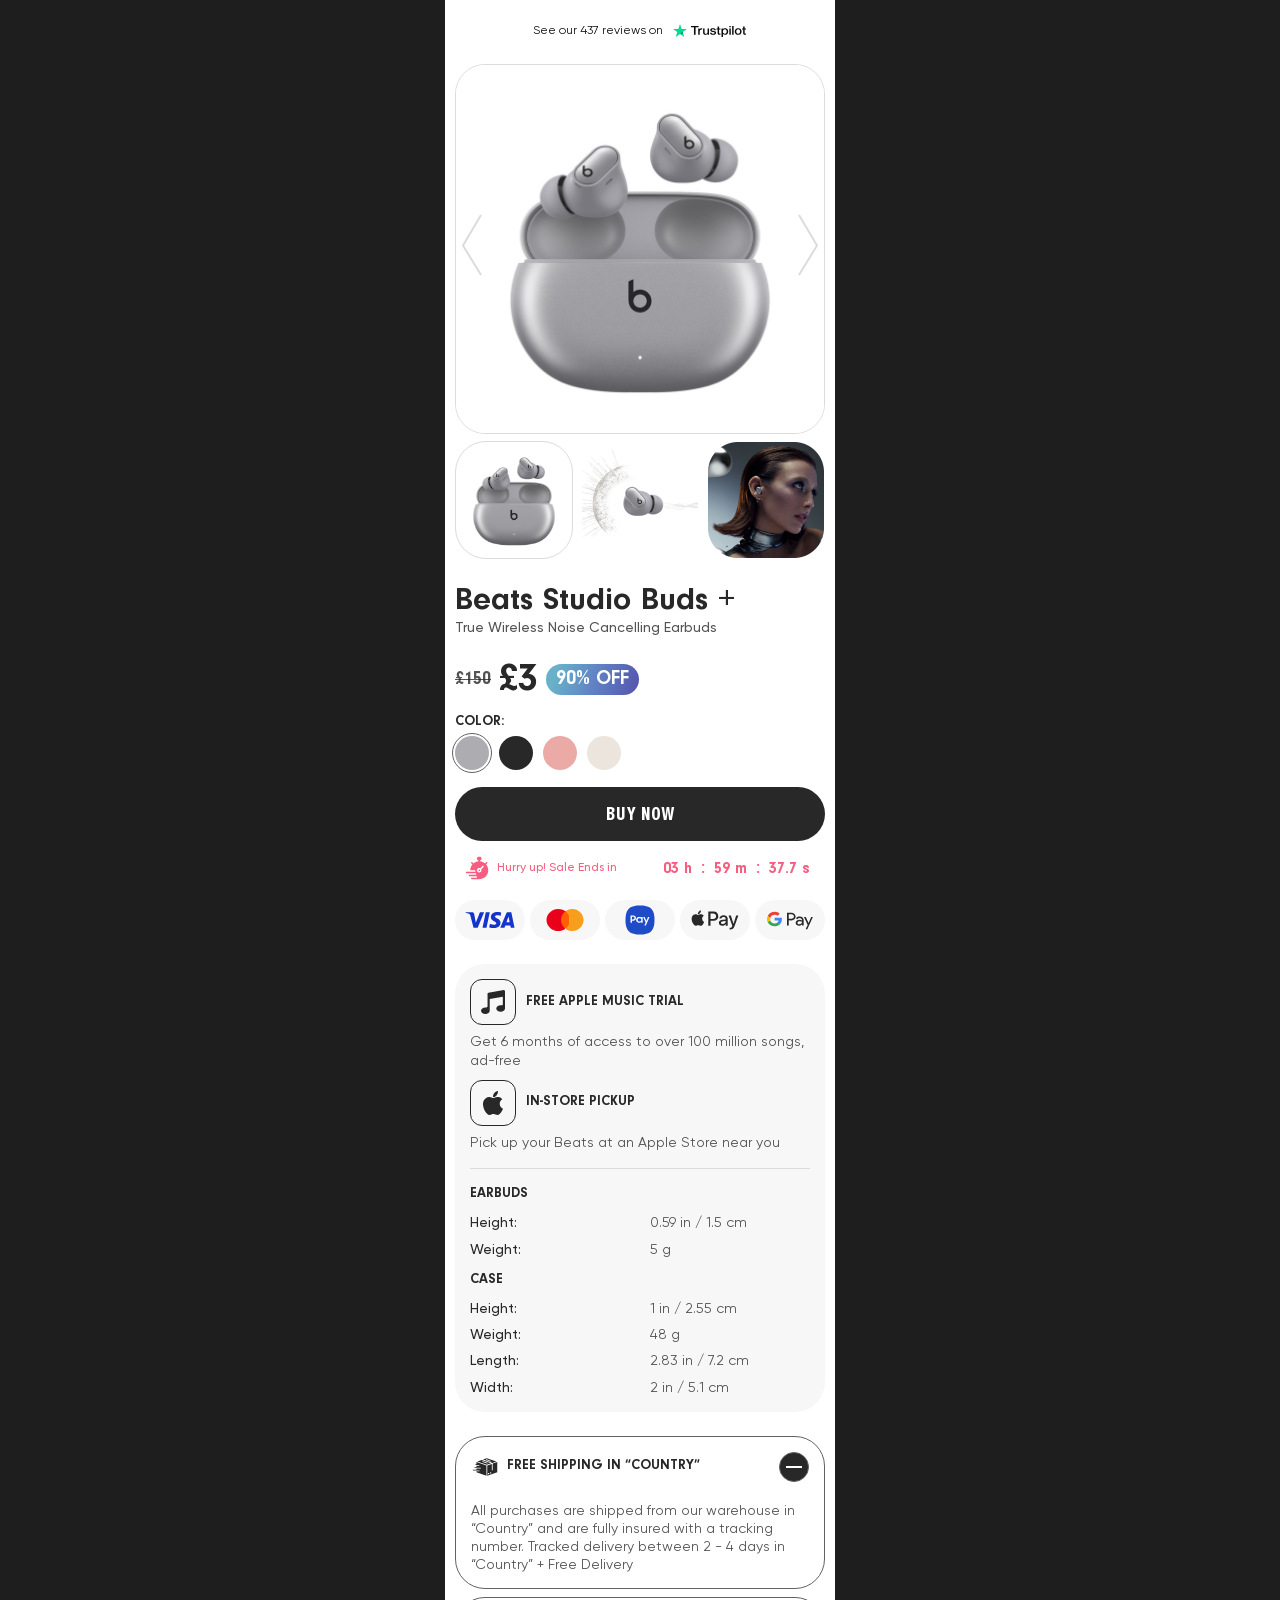
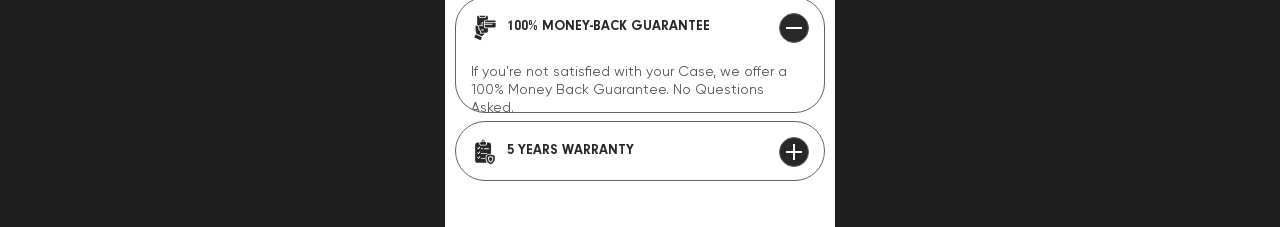
<file: index.html>
<!DOCTYPE html>
<html lang="en">
  <head>
    <meta charset="UTF-8" />
    <meta http-equiv="X-UA-Compatible" content="IE=edge" />
    <meta name="viewport" content="width=device-width, initial-scale=1.0" />
    <title>Document</title>
    <link
      rel="stylesheet"
      href="./libs/swiper/cdn.jsdelivr.net_npm_swiper@10.0.4_swiper-bundle.min.css"
    />
    <link rel="stylesheet" href="./css/style.css" />
    <script src="./libs/swiper/cdn.jsdelivr.net_npm_swiper@10.0.4_swiper-bundle.min.js"></script>
    <script src="./js/app.js" defer></script>
  </head>
  <body>
    <div class="container">
      <header class="header">
        <div class="header__intro">See our 437 reviews on</div>
        <a class="header__logo-link" href="#"
          ><img
            class="header__logo-image"
            src="./images/src/logo.svg"
            alt="Logo"
        /></a>
      </header>
      <main class="page">
        <div class="page__slider slider">
          <div class="slider__body">
            <div class="slider__mySwiper swiper">
              <div class="swiper-wrapper">
                <div class="swiper-slide">
                  <div class="slider__item slider-item">
                    <div class="slider-item__mySwiper-1 swiper">
                      <div class="swiper-wrapper">
                        <div class="swiper-slide">
                          <div class="slider-item__image-wrapper">
                            <img
                              class="slider-item__image slider-item__image--first"
                              src="./images/src/gray-headset-1.png"
                              alt="headset"
                            />
                          </div>
                        </div>
                        <div class="swiper-slide">
                          <div class="slider-item__image-wrapper">
                            <img
                              class="slider-item__image"
                              src="./images/src/gray-headset-2.png"
                              alt="headset"
                            />
                          </div>
                        </div>
                        <div class="swiper-slide">
                          <div class="slider-item__image-wrapper">
                            <img
                              class="slider-item__image"
                              src="./images/src/gray-headset-3.png"
                              alt="headset"
                            />
                          </div>
                        </div>
                      </div>
                      <div class="slider-item__pagination">
                        <div class="slider-item__pagination-imageWrapper">
                          <img
                            src="./images/src/gray-headset-1.png"
                            alt="headset"
                            class="slider-item__pagination-image"
                          />
                        </div>
                        <div class="slider-item__pagination-imageWrapper">
                          <img
                            src="./images/src/gray-headset-2.png"
                            alt="headset"
                            class="slider-item__pagination-image"
                          />
                        </div>
                        <div class="slider-item__pagination-imageWrapper">
                          <img
                            src="./images/src/gray-headset-3.png"
                            alt="headset"
                            class="slider-item__pagination-image"
                          />
                        </div>
                      </div>
                      <div class="slider__arrow-left">
                        <svg
                          xmlns="http://www.w3.org/2000/svg"
                          width="21"
                          height="62"
                          viewBox="0 0 21 62"
                          fill="none"
                        >
                          <path
                            d="M20 1L2 31.5357L20 61"
                            stroke="#DCDCDC"
                            stroke-width="2"
                          />
                        </svg>
                      </div>
                      <div class="slider__arrow-right">
                        <svg
                          xmlns="http://www.w3.org/2000/svg"
                          width="21"
                          height="62"
                          viewBox="0 0 21 62"
                          fill="none"
                        >
                          <path
                            d="M1 1L19 31.5357L1 61"
                            stroke="#DCDCDC"
                            stroke-width="2"
                          />
                        </svg>
                      </div>
                    </div>
                  </div>
                </div>
                <div class="swiper-slide">
                  <div class="slider__item slider-item">
                    <div class="slider-item__mySwiper-2 swiper">
                      <div class="swiper-wrapper">
                        <div class="swiper-slide">
                          <div class="slider-item__image-wrapper">
                            <img
                              class="slider-item__image slider-item__image--first"
                              src="./images/src/black-headset-1.png"
                              alt="headset"
                            />
                          </div>
                        </div>
                        <div class="swiper-slide">
                          <div class="slider-item__image-wrapper">
                            <img
                              class="slider-item__image"
                              src="./images/src/black-headset-2.png"
                              alt="headset"
                            />
                          </div>
                        </div>
                        <div class="swiper-slide">
                          <div class="slider-item__image-wrapper">
                            <img
                              class="slider-item__image"
                              src="./images/src/black-headset-3.png"
                              alt="headset"
                            />
                          </div>
                        </div>
                      </div>
                      <div class="slider-item__pagination">
                        <div class="slider-item__pagination-imageWrapper">
                          <img
                            src="./images/src/black-headset-1.png"
                            alt="headset"
                            class="slider-item__pagination-image"
                          />
                        </div>
                        <div class="slider-item__pagination-imageWrapper">
                          <img
                            src="./images/src/black-headset-2.png"
                            alt="headset"
                            class="slider-item__pagination-image"
                          />
                        </div>
                        <div class="slider-item__pagination-imageWrapper">
                          <img
                            src="./images/src/black-headset-3.png"
                            alt="headset"
                            class="slider-item__pagination-image"
                          />
                        </div>
                      </div>
                      <div class="slider__arrow-left">
                        <svg
                          xmlns="http://www.w3.org/2000/svg"
                          width="21"
                          height="62"
                          viewBox="0 0 21 62"
                          fill="none"
                        >
                          <path
                            d="M20 1L2 31.5357L20 61"
                            stroke="#DCDCDC"
                            stroke-width="2"
                          />
                        </svg>
                      </div>
                      <div class="slider__arrow-right">
                        <svg
                          xmlns="http://www.w3.org/2000/svg"
                          width="21"
                          height="62"
                          viewBox="0 0 21 62"
                          fill="none"
                        >
                          <path
                            d="M1 1L19 31.5357L1 61"
                            stroke="#DCDCDC"
                            stroke-width="2"
                          />
                        </svg>
                      </div>
                    </div>
                  </div>
                </div>
                <div class="swiper-slide">
                  <div class="slider__item slider-item">
                    <div class="slider-item__mySwiper-3 swiper">
                      <div class="swiper-wrapper">
                        <div class="swiper-slide">
                          <div class="slider-item__image-wrapper">
                            <img
                              class="slider-item__image slider-item__image--first"
                              src="./images/src/pink-headset-1.png"
                              alt="headset"
                            />
                          </div>
                        </div>
                        <div class="swiper-slide">
                          <div class="slider-item__image-wrapper">
                            <img
                              class="slider-item__image"
                              src="./images/src/pink-headset-2.png"
                              alt="headset"
                            />
                          </div>
                        </div>
                        <div class="swiper-slide">
                          <div class="slider-item__image-wrapper">
                            <img
                              class="slider-item__image"
                              src="./images/src/pink-headset-3.png"
                              alt="headset"
                            />
                          </div>
                        </div>
                      </div>
                      <div class="slider-item__pagination">
                        <div class="slider-item__pagination-imageWrapper">
                          <img
                            src="./images/src/pink-headset-1.png"
                            alt="headset"
                            class="slider-item__pagination-image"
                          />
                        </div>
                        <div class="slider-item__pagination-imageWrapper">
                          <img
                            src="./images/src/pink-headset-2.png"
                            alt="headset"
                            class="slider-item__pagination-image"
                          />
                        </div>
                        <div class="slider-item__pagination-imageWrapper">
                          <img
                            src="./images/src/pink-headset-3.png"
                            alt="headset"
                            class="slider-item__pagination-image"
                          />
                        </div>
                      </div>
                      <div class="slider__arrow-left">
                        <svg
                          xmlns="http://www.w3.org/2000/svg"
                          width="21"
                          height="62"
                          viewBox="0 0 21 62"
                          fill="none"
                        >
                          <path
                            d="M20 1L2 31.5357L20 61"
                            stroke="#DCDCDC"
                            stroke-width="2"
                          />
                        </svg>
                      </div>
                      <div class="slider__arrow-right">
                        <svg
                          xmlns="http://www.w3.org/2000/svg"
                          width="21"
                          height="62"
                          viewBox="0 0 21 62"
                          fill="none"
                        >
                          <path
                            d="M1 1L19 31.5357L1 61"
                            stroke="#DCDCDC"
                            stroke-width="2"
                          />
                        </svg>
                      </div>
                    </div>
                  </div>
                </div>
                <div class="swiper-slide">
                  <div class="slider__item slider-item">
                    <div class="slider-item__mySwiper-4 swiper">
                      <div class="swiper-wrapper">
                        <div class="swiper-slide">
                          <div class="slider-item__image-wrapper">
                            <img
                              class="slider-item__image slider-item__image--first"
                              src="./images/src/white-headset-1.png"
                              alt="headset"
                            />
                          </div>
                        </div>
                        <div class="swiper-slide">
                          <div class="slider-item__image-wrapper">
                            <img
                              class="slider-item__image"
                              src="./images/src/white-headset-2.png"
                              alt="headset"
                            />
                          </div>
                        </div>
                        <div class="swiper-slide">
                          <div class="slider-item__image-wrapper">
                            <img
                              class="slider-item__image"
                              src="./images/src/white-headset-3.png"
                              alt="headset"
                            />
                          </div>
                        </div>
                      </div>
                      <div class="slider-item__pagination">
                        <div class="slider-item__pagination-imageWrapper">
                          <img
                            src="./images/src/white-headset-1.png"
                            alt="headset"
                            class="slider-item__pagination-image"
                          />
                        </div>
                        <div class="slider-item__pagination-imageWrapper">
                          <img
                            src="./images/src/white-headset-2.png"
                            alt="headset"
                            class="slider-item__pagination-image"
                          />
                        </div>
                        <div class="slider-item__pagination-imageWrapper">
                          <img
                            src="./images/src/white-headset-3.png"
                            alt="headset"
                            class="slider-item__pagination-image"
                          />
                        </div>
                      </div>
                      <div class="slider__arrow-left">
                        <svg
                          xmlns="http://www.w3.org/2000/svg"
                          width="21"
                          height="62"
                          viewBox="0 0 21 62"
                          fill="none"
                        >
                          <path
                            d="M20 1L2 31.5357L20 61"
                            stroke="#DCDCDC"
                            stroke-width="2"
                          />
                        </svg>
                      </div>
                      <div class="slider__arrow-right">
                        <svg
                          xmlns="http://www.w3.org/2000/svg"
                          width="21"
                          height="62"
                          viewBox="0 0 21 62"
                          fill="none"
                        >
                          <path
                            d="M1 1L19 31.5357L1 61"
                            stroke="#DCDCDC"
                            stroke-width="2"
                          />
                        </svg>
                      </div>
                    </div>
                  </div>
                </div>
              </div>
            </div>
          </div>
        </div>

        <div class="page__buy-content buy-content">
          <div class="buy-content__body">
            <div class="buy-content__title title-block">
              <h1 class="title-block__main-title">Beats Studio Buds +</h1>
              <div class="title-block__post-title">
                True Wireless Noise Cancelling Earbuds
              </div>
            </div>

            <div class="buy-content__price-block price-block">
              <div class="price-block__prev-price">£150</div>
              <div class="price-block__real-price">£3</div>
              <div class="price-block__discount">90% OFF</div>
            </div>

            <div class="buy-content__colors-select colors-select">
              <div class="colors-select__title">Color:</div>

              <div class="colors-select__colors-items">
                <div class="colors-select__colors-item"></div>
                <div class="colors-select__colors-item"></div>
                <div class="colors-select__colors-item"></div>
                <div class="colors-select__colors-item"></div>
              </div>
            </div>

            <a class="buy-content__button button" href="#">buy now</a>

            <div class="buy-content__timer">
              <div class="buy-content__timer-reminder">
                <img
                  src="./images/src/icon-timer.svg"
                  alt="timer"
                  class="buy-content__timer-icon"
                />
                Hurry up! Sale Ends in
              </div>

              <div class="buy-content__timer-clock">
                <span class="buy-content__timer-hours">03 h</span> :
                <span class="buy-content__timer-minutes">59 m</span> :
                <span class="buy-content__timer-seconds">37.7 s</span>
              </div>
            </div>

            <div class="buy-content__payments">
              <div class="buy-content__payments-iconWrapper">
                <img
                  src="./images/src/visa-pay.svg"
                  alt="visa"
                  class="buy-content__payments-icon"
                />
              </div>
              <div class="buy-content__payments-iconWrapper">
                <img
                  src="./images/src/mastercard-pay.svg"
                  alt="mastercard"
                  class="buy-content__payments-icon"
                />
              </div>
              <div class="buy-content__payments-iconWrapper">
                <img
                  src="./images/src/samsung-pay.svg"
                  alt="samsung pay"
                  class="buy-content__payments-icon"
                />
              </div>
              <div class="buy-content__payments-iconWrapper">
                <img
                  src="./images/src/apple-pay.svg"
                  alt="apple pay"
                  class="buy-content__payments-icon"
                />
              </div>
              <div class="buy-content__payments-iconWrapper">
                <img
                  src="./images/src/google-pay.svg"
                  alt="google pay"
                  class="buy-content__payments-icon"
                />
              </div>
            </div>
          </div>
        </div>

        <div class="page__specification specification">
          <div class="specification__body">
            <div class="specification__advantages advantages">
              <div class="advantages__item">
                <div class="advantages__item-title">
                  <img
                    class="advantages__item-icon"
                    src="./images/src/icon-music.svg"
                    alt="icon-music"
                  />
                  Free Apple Music Trial
                </div>

                <div class="advantages__item-description">
                  Get 6 months of access to over 100 million songs, ad-free
                </div>
              </div>
              <div class="advantages__item">
                <div class="advantages__item-title">
                  <img
                    class="advantages__item-icon"
                    src="./images/src/icon-apple.svg"
                    alt="icon-music"
                  />
                  In-Store Pickup
                </div>

                <div class="advantages__item-description">
                  Pick up your Beats at an Apple Store near you
                </div>
              </div>
            </div>
            <div class="specification__divide-line"></div>

            <div class="specification__characteristics characteristics">
              <div class="characteristics__item">
                <div class="characteristics__item-name">Earbuds</div>

                <div class="characteristics__item-fields">
                  <div class="characteristics__item-field">Height:</div>
                  <div class="characteristics__item-value">
                    0.59 in / 1.5 cm
                  </div>
                </div>
                <div class="characteristics__item-fields">
                  <div class="characteristics__item-field">Weight:</div>
                  <div class="characteristics__item-value">5 g</div>
                </div>
              </div>
              <div class="characteristics__item">
                <div class="characteristics__item-name">Case</div>

                <div class="characteristics__item-fields">
                  <div class="characteristics__item-field">Height:</div>
                  <div class="characteristics__item-value">1 in / 2.55 cm</div>
                </div>
                <div class="characteristics__item-fields">
                  <div class="characteristics__item-field">Weight:</div>
                  <div class="characteristics__item-value">48 g</div>
                </div>
                <div class="characteristics__item-fields">
                  <div class="characteristics__item-field">Length:</div>
                  <div class="characteristics__item-value">
                    2.83 in / 7.2 cm
                  </div>
                </div>
                <div class="characteristics__item-fields">
                  <div class="characteristics__item-field">Width:</div>
                  <div class="characteristics__item-value">2 in / 5.1 cm</div>
                </div>
              </div>
            </div>
          </div>
        </div>

        <div class="page__shipping shipping">
          <div class="shipping__body">
            <div class="shipping__item active">
              <div class="shipping__item-header">
                <div class="shipping__item-title">
                  <img
                    class="shipping__item-icon"
                    src="./images/src/icon-shipping.svg"
                    alt="icon-shipping"
                  />
                  Free shipping in “Country”
                </div>

                <div class="shipping__item-cross active" tabindex="0"></div>
              </div>

              <p class="shipping__item-description">
                All purchases are shipped from our warehouse in “Country” and
                are fully insured with a tracking number. Tracked delivery
                between 2 - 4 days in “Country” + Free Delivery
              </p>
            </div>
            <div class="shipping__item active">
              <div class="shipping__item-header">
                <div class="shipping__item-title">
                  <img
                    class="shipping__item-icon"
                    src="./images/src/icon-moneyBack.svg"
                    alt="icon-shipping"
                  />
                  100% money-back guarantee
                </div>

                <div class="shipping__item-cross active" tabindex="0"></div>
              </div>

              <p class="shipping__item-description">
                If you're not satisfied with your Case, we offer a 100% Money
                Back Guarantee. No Questions Asked.
              </p>
            </div>
            <div class="shipping__item">
              <div class="shipping__item-header">
                <div class="shipping__item-title">
                  <img
                    class="shipping__item-icon"
                    src="./images/src/icon-warranty.svg"
                    alt="icon-shipping"
                  />
                  5 years warranty
                </div>

                <div class="shipping__item-cross" tabindex="0"></div>
              </div>

              <p class="shipping__item-description">
                Lorem ipsum dolor, sit amet consectetur adipisicing elit.
                Distinctio molestiae nostrum, sed iste nobis eaque laudantium
                commodi doloribus? Aut, nam nulla nihil sit natus harum fugiat
                minus distinctio cumque numquam.
              </p>
            </div>
          </div>
        </div>
      </main>
    </div>
  </body>
</html>
</file>
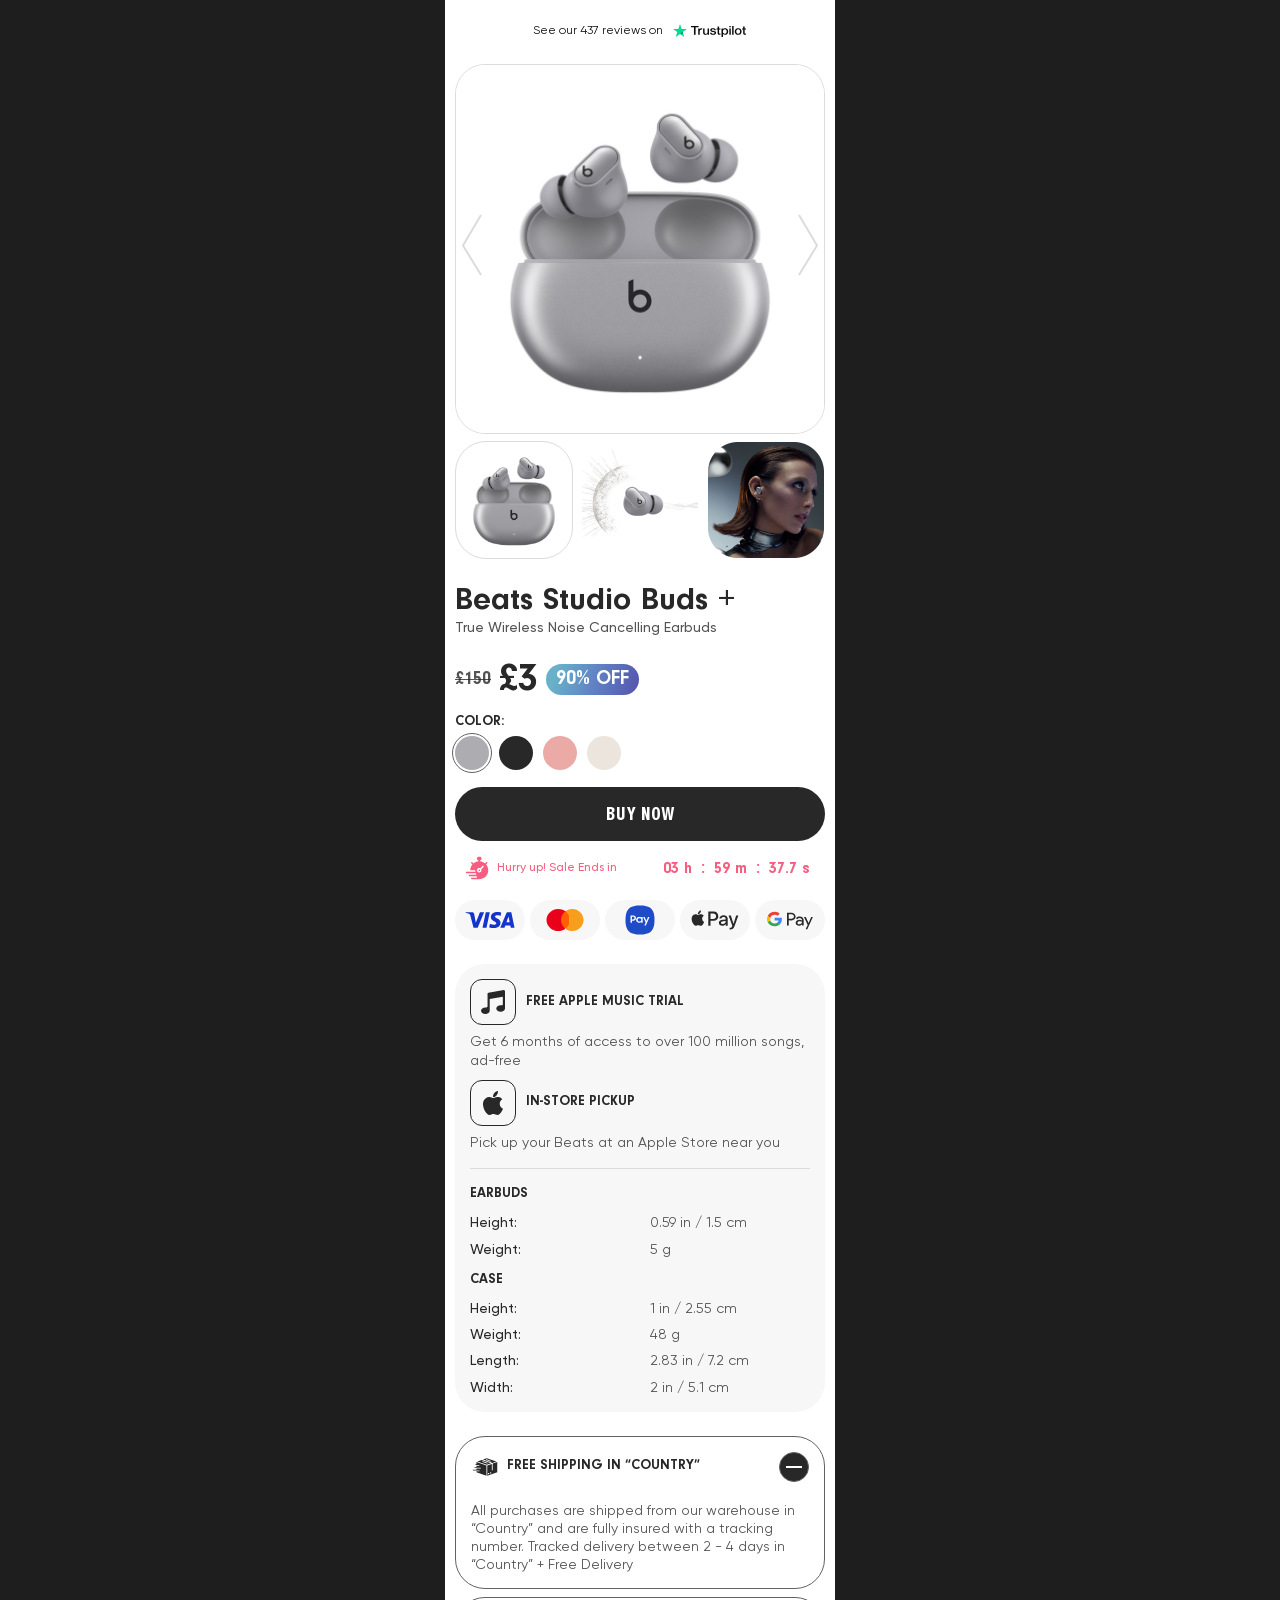
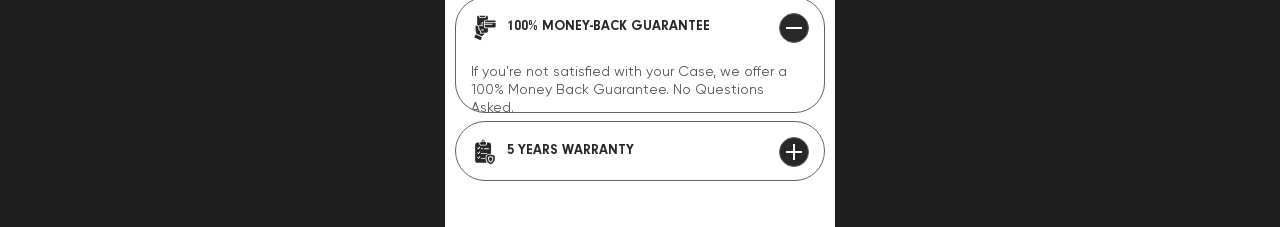
<file: app/index3.html>
<!DOCTYPE html>
<html lang="en">
  <head>
    <meta charset="UTF-8" />
    <meta http-equiv="X-UA-Compatible" content="IE=edge" />
    <meta name="viewport" content="width=device-width, initial-scale=1.0" />
    <title>Document</title>
    <link
      rel="stylesheet"
      href="./libs/swiper/cdn.jsdelivr.net_npm_swiper@10.0.4_swiper-bundle.min.css"
    />
    <link rel="stylesheet" href="./css/style3.css" />
    <script src="./libs/swiper/cdn.jsdelivr.net_npm_swiper@10.0.4_swiper-bundle.min.js"></script>
    <script src="./js/app3.js" defer></script>
  </head>
  <body>
    <div class="container">
      <header class="header">
        <div class="header__intro">See our 437 reviews on</div>
        <a class="header__logo-link" href="#"
          ><img
            class="header__logo-image"
            src="./images/src3/logo.svg"
            alt="Logo"
        /></a>
      </header>
      <main class="page">
        <div class="page__slider slider">
          <div class="slider__body">
            <div class="slider__mySwiper swiper">
              <div class="swiper-wrapper">
                <div class="swiper-slide">
                  <div class="slider__item slider-item">
                    <div class="slider-item__mySwiper-1 swiper">
                      <div class="swiper-wrapper">
                        <div class="swiper-slide">
                          <div class="slider-item__image-wrapper">
                            <img
                              class="slider-item__image slider-item__image--first"
                              src="./images/src3/gray-headset-1.png"
                              alt="headset"
                            />
                          </div>
                        </div>
                        <div class="swiper-slide">
                          <div class="slider-item__image-wrapper">
                            <img
                              class="slider-item__image"
                              src="./images/src3/gray-headset-2.png"
                              alt="headset"
                            />
                          </div>
                        </div>
                        <div class="swiper-slide">
                          <div class="slider-item__image-wrapper">
                            <img
                              class="slider-item__image"
                              src="./images/src3/gray-headset-3.png"
                              alt="headset"
                            />
                          </div>
                        </div>
                      </div>
                      <div class="slider-item__pagination">
                        <div class="slider-item__pagination-imageWrapper">
                          <img
                            src="./images/src3/gray-headset-1.png"
                            alt="headset"
                            class="slider-item__pagination-image"
                          />
                        </div>
                        <div class="slider-item__pagination-imageWrapper">
                          <img
                            src="./images/src3/gray-headset-2.png"
                            alt="headset"
                            class="slider-item__pagination-image"
                          />
                        </div>
                        <div class="slider-item__pagination-imageWrapper">
                          <img
                            src="./images/src3/gray-headset-3.png"
                            alt="headset"
                            class="slider-item__pagination-image"
                          />
                        </div>
                      </div>
                      <div class="slider__arrow-left">
                        <svg
                          xmlns="http://www.w3.org/2000/svg"
                          width="21"
                          height="62"
                          viewBox="0 0 21 62"
                          fill="none"
                        >
                          <path
                            d="M20 1L2 31.5357L20 61"
                            stroke="#DCDCDC"
                            stroke-width="2"
                          />
                        </svg>
                      </div>
                      <div class="slider__arrow-right">
                        <svg
                          xmlns="http://www.w3.org/2000/svg"
                          width="21"
                          height="62"
                          viewBox="0 0 21 62"
                          fill="none"
                        >
                          <path
                            d="M1 1L19 31.5357L1 61"
                            stroke="#DCDCDC"
                            stroke-width="2"
                          />
                        </svg>
                      </div>
                    </div>
                  </div>
                </div>
                <div class="swiper-slide">
                  <div class="slider__item slider-item">
                    <div class="slider-item__mySwiper-2 swiper">
                      <div class="swiper-wrapper">
                        <div class="swiper-slide">
                          <div class="slider-item__image-wrapper">
                            <img
                              class="slider-item__image slider-item__image--first"
                              src="./images/src3/black-headset-1.png"
                              alt="headset"
                            />
                          </div>
                        </div>
                        <div class="swiper-slide">
                          <div class="slider-item__image-wrapper">
                            <img
                              class="slider-item__image"
                              src="./images/src3/black-headset-2.png"
                              alt="headset"
                            />
                          </div>
                        </div>
                        <div class="swiper-slide">
                          <div class="slider-item__image-wrapper">
                            <img
                              class="slider-item__image"
                              src="./images/src3/black-headset-3.png"
                              alt="headset"
                            />
                          </div>
                        </div>
                      </div>
                      <div class="slider-item__pagination">
                        <div class="slider-item__pagination-imageWrapper">
                          <img
                            src="./images/src3/black-headset-1.png"
                            alt="headset"
                            class="slider-item__pagination-image"
                          />
                        </div>
                        <div class="slider-item__pagination-imageWrapper">
                          <img
                            src="./images/src3/black-headset-2.png"
                            alt="headset"
                            class="slider-item__pagination-image"
                          />
                        </div>
                        <div class="slider-item__pagination-imageWrapper">
                          <img
                            src="./images/src3/black-headset-3.png"
                            alt="headset"
                            class="slider-item__pagination-image"
                          />
                        </div>
                      </div>
                      <div class="slider__arrow-left">
                        <svg
                          xmlns="http://www.w3.org/2000/svg"
                          width="21"
                          height="62"
                          viewBox="0 0 21 62"
                          fill="none"
                        >
                          <path
                            d="M20 1L2 31.5357L20 61"
                            stroke="#DCDCDC"
                            stroke-width="2"
                          />
                        </svg>
                      </div>
                      <div class="slider__arrow-right">
                        <svg
                          xmlns="http://www.w3.org/2000/svg"
                          width="21"
                          height="62"
                          viewBox="0 0 21 62"
                          fill="none"
                        >
                          <path
                            d="M1 1L19 31.5357L1 61"
                            stroke="#DCDCDC"
                            stroke-width="2"
                          />
                        </svg>
                      </div>
                    </div>
                  </div>
                </div>
                <div class="swiper-slide">
                  <div class="slider__item slider-item">
                    <div class="slider-item__mySwiper-3 swiper">
                      <div class="swiper-wrapper">
                        <div class="swiper-slide">
                          <div class="slider-item__image-wrapper">
                            <img
                              class="slider-item__image slider-item__image--first"
                              src="./images/src3/pink-headset-1.png"
                              alt="headset"
                            />
                          </div>
                        </div>
                        <div class="swiper-slide">
                          <div class="slider-item__image-wrapper">
                            <img
                              class="slider-item__image"
                              src="./images/src3/pink-headset-2.png"
                              alt="headset"
                            />
                          </div>
                        </div>
                        <div class="swiper-slide">
                          <div class="slider-item__image-wrapper">
                            <img
                              class="slider-item__image"
                              src="./images/src3/pink-headset-3.png"
                              alt="headset"
                            />
                          </div>
                        </div>
                      </div>
                      <div class="slider-item__pagination">
                        <div class="slider-item__pagination-imageWrapper">
                          <img
                            src="./images/src3/pink-headset-1.png"
                            alt="headset"
                            class="slider-item__pagination-image"
                          />
                        </div>
                        <div class="slider-item__pagination-imageWrapper">
                          <img
                            src="./images/src3/pink-headset-2.png"
                            alt="headset"
                            class="slider-item__pagination-image"
                          />
                        </div>
                        <div class="slider-item__pagination-imageWrapper">
                          <img
                            src="./images/src3/pink-headset-3.png"
                            alt="headset"
                            class="slider-item__pagination-image"
                          />
                        </div>
                      </div>
                      <div class="slider__arrow-left">
                        <svg
                          xmlns="http://www.w3.org/2000/svg"
                          width="21"
                          height="62"
                          viewBox="0 0 21 62"
                          fill="none"
                        >
                          <path
                            d="M20 1L2 31.5357L20 61"
                            stroke="#DCDCDC"
                            stroke-width="2"
                          />
                        </svg>
                      </div>
                      <div class="slider__arrow-right">
                        <svg
                          xmlns="http://www.w3.org/2000/svg"
                          width="21"
                          height="62"
                          viewBox="0 0 21 62"
                          fill="none"
                        >
                          <path
                            d="M1 1L19 31.5357L1 61"
                            stroke="#DCDCDC"
                            stroke-width="2"
                          />
                        </svg>
                      </div>
                    </div>
                  </div>
                </div>
                <div class="swiper-slide">
                  <div class="slider__item slider-item">
                    <div class="slider-item__mySwiper-4 swiper">
                      <div class="swiper-wrapper">
                        <div class="swiper-slide">
                          <div class="slider-item__image-wrapper">
                            <img
                              class="slider-item__image slider-item__image--first"
                              src="./images/src3/white-headset-1.png"
                              alt="headset"
                            />
                          </div>
                        </div>
                        <div class="swiper-slide">
                          <div class="slider-item__image-wrapper">
                            <img
                              class="slider-item__image"
                              src="./images/src3/white-headset-2.png"
                              alt="headset"
                            />
                          </div>
                        </div>
                        <div class="swiper-slide">
                          <div class="slider-item__image-wrapper">
                            <img
                              class="slider-item__image"
                              src="./images/src3/white-headset-3.png"
                              alt="headset"
                            />
                          </div>
                        </div>
                      </div>
                      <div class="slider-item__pagination">
                        <div class="slider-item__pagination-imageWrapper">
                          <img
                            src="./images/src3/white-headset-1.png"
                            alt="headset"
                            class="slider-item__pagination-image"
                          />
                        </div>
                        <div class="slider-item__pagination-imageWrapper">
                          <img
                            src="./images/src3/white-headset-2.png"
                            alt="headset"
                            class="slider-item__pagination-image"
                          />
                        </div>
                        <div class="slider-item__pagination-imageWrapper">
                          <img
                            src="./images/src3/white-headset-3.png"
                            alt="headset"
                            class="slider-item__pagination-image"
                          />
                        </div>
                      </div>
                      <div class="slider__arrow-left">
                        <svg
                          xmlns="http://www.w3.org/2000/svg"
                          width="21"
                          height="62"
                          viewBox="0 0 21 62"
                          fill="none"
                        >
                          <path
                            d="M20 1L2 31.5357L20 61"
                            stroke="#DCDCDC"
                            stroke-width="2"
                          />
                        </svg>
                      </div>
                      <div class="slider__arrow-right">
                        <svg
                          xmlns="http://www.w3.org/2000/svg"
                          width="21"
                          height="62"
                          viewBox="0 0 21 62"
                          fill="none"
                        >
                          <path
                            d="M1 1L19 31.5357L1 61"
                            stroke="#DCDCDC"
                            stroke-width="2"
                          />
                        </svg>
                      </div>
                    </div>
                  </div>
                </div>
              </div>
            </div>
          </div>
        </div>

        <div class="page__buy-content buy-content">
          <div class="buy-content__body">
            <div class="buy-content__title title-block">
              <h1 class="title-block__main-title">Beats Studio Buds +</h1>
              <div class="title-block__post-title">
                True Wireless Noise Cancelling Earbuds
              </div>
            </div>

            <div class="buy-content__price-block price-block">
              <div class="price-block__prev-price">£150</div>
              <div class="price-block__real-price">£3</div>
              <div class="price-block__discount">90% OFF</div>
            </div>

            <div class="buy-content__colors-select colors-select">
              <div class="colors-select__title">Color:</div>

              <div class="colors-select__colors-items">
                <div class="colors-select__colors-item"></div>
                <div class="colors-select__colors-item"></div>
                <div class="colors-select__colors-item"></div>
                <div class="colors-select__colors-item"></div>
              </div>
            </div>

            <a class="buy-content__button button" href="#">buy now</a>

            <div class="buy-content__timer">
              <div class="buy-content__timer-reminder">
                <img
                  src="./images/src3/icon-timer.svg"
                  alt="timer"
                  class="buy-content__timer-icon"
                />
                Hurry up! Sale Ends in
              </div>

              <div class="buy-content__timer-clock">
                <span class="buy-content__timer-hours">03 h</span> :
                <span class="buy-content__timer-minutes">59 m</span> :
                <span class="buy-content__timer-seconds">37.7 s</span>
              </div>
            </div>

            <div class="buy-content__payments">
              <div class="buy-content__payments-iconWrapper">
                <img
                  src="./images/src3/visa-pay.svg"
                  alt="visa"
                  class="buy-content__payments-icon"
                />
              </div>
              <div class="buy-content__payments-iconWrapper">
                <img
                  src="./images/src3/mastercard-pay.svg"
                  alt="mastercard"
                  class="buy-content__payments-icon"
                />
              </div>
              <div class="buy-content__payments-iconWrapper">
                <img
                  src="./images/src3/samsung-pay.svg"
                  alt="samsung pay"
                  class="buy-content__payments-icon"
                />
              </div>
              <div class="buy-content__payments-iconWrapper">
                <img
                  src="./images/src3/apple-pay.svg"
                  alt="apple pay"
                  class="buy-content__payments-icon"
                />
              </div>
              <div class="buy-content__payments-iconWrapper">
                <img
                  src="./images/src3/google-pay.svg"
                  alt="google pay"
                  class="buy-content__payments-icon"
                />
              </div>
            </div>
          </div>
        </div>

        <div class="page__specification specification">
          <div class="specification__body">
            <div class="specification__advantages advantages">
              <div class="advantages__item">
                <div class="advantages__item-title">
                  <img
                    class="advantages__item-icon"
                    src="./images/src3/icon-music.svg"
                    alt="icon-music"
                  />
                  Free Apple Music Trial
                </div>

                <div class="advantages__item-description">
                  Get 6 months of access to over 100 million songs, ad-free
                </div>
              </div>
              <div class="advantages__item">
                <div class="advantages__item-title">
                  <img
                    class="advantages__item-icon"
                    src="./images/src3/icon-apple.svg"
                    alt="icon-music"
                  />
                  In-Store Pickup
                </div>

                <div class="advantages__item-description">
                  Pick up your Beats at an Apple Store near you
                </div>
              </div>
            </div>
            <div class="specification__divide-line"></div>

            <div class="specification__characteristics characteristics">
              <div class="characteristics__item">
                <div class="characteristics__item-name">Earbuds</div>

                <div class="characteristics__item-fields">
                  <div class="characteristics__item-field">Height:</div>
                  <div class="characteristics__item-value">
                    0.59 in / 1.5 cm
                  </div>
                </div>
                <div class="characteristics__item-fields">
                  <div class="characteristics__item-field">Weight:</div>
                  <div class="characteristics__item-value">5 g</div>
                </div>
              </div>
              <div class="characteristics__item">
                <div class="characteristics__item-name">Case</div>

                <div class="characteristics__item-fields">
                  <div class="characteristics__item-field">Height:</div>
                  <div class="characteristics__item-value">1 in / 2.55 cm</div>
                </div>
                <div class="characteristics__item-fields">
                  <div class="characteristics__item-field">Weight:</div>
                  <div class="characteristics__item-value">48 g</div>
                </div>
                <div class="characteristics__item-fields">
                  <div class="characteristics__item-field">Length:</div>
                  <div class="characteristics__item-value">
                    2.83 in / 7.2 cm
                  </div>
                </div>
                <div class="characteristics__item-fields">
                  <div class="characteristics__item-field">Width:</div>
                  <div class="characteristics__item-value">2 in / 5.1 cm</div>
                </div>
              </div>
            </div>
          </div>
        </div>

        <div class="page__shipping shipping">
          <div class="shipping__body">
            <div class="shipping__item active">
              <div class="shipping__item-header">
                <div class="shipping__item-title">
                  <img
                    class="shipping__item-icon"
                    src="./images/src3/icon-shipping.svg"
                    alt="icon-shipping"
                  />
                  Free shipping in “Country”
                </div>

                <div class="shipping__item-cross active" tabindex="0"></div>
              </div>

              <p class="shipping__item-description">
                All purchases are shipped from our warehouse in “Country” and
                are fully insured with a tracking number. Tracked delivery
                between 2 - 4 days in “Country” + Free Delivery
              </p>
            </div>
            <div class="shipping__item active">
              <div class="shipping__item-header">
                <div class="shipping__item-title">
                  <img
                    class="shipping__item-icon"
                    src="./images/src3/icon-moneyBack.svg"
                    alt="icon-shipping"
                  />
                  100% money-back guarantee
                </div>

                <div class="shipping__item-cross active" tabindex="0"></div>
              </div>

              <p class="shipping__item-description">
                If you're not satisfied with your Case, we offer a 100% Money
                Back Guarantee. No Questions Asked.
              </p>
            </div>
            <div class="shipping__item">
              <div class="shipping__item-header">
                <div class="shipping__item-title">
                  <img
                    class="shipping__item-icon"
                    src="./images/src3/icon-warranty.svg"
                    alt="icon-shipping"
                  />
                  5 years warranty
                </div>

                <div class="shipping__item-cross" tabindex="0"></div>
              </div>

              <p class="shipping__item-description">
                Lorem ipsum dolor, sit amet consectetur adipisicing elit.
                Distinctio molestiae nostrum, sed iste nobis eaque laudantium
                commodi doloribus? Aut, nam nulla nihil sit natus harum fugiat
                minus distinctio cumque numquam.
              </p>
            </div>
          </div>
        </div>
      </main>
    </div>
  </body>
</html>
</file>
<file: css/style.css>
@font-face {
  font-family: "Neuzeit Grotesk";
  src: url("../fonts/NeuzeitGro-Bol.ttf") format("ttf");
  src: url("../fonts/NeuzeitGro-Bol.woff2") format("woff2");
  font-weight: 700;
  font-style: normal;
}

@font-face {
  font-family: "Gilroy";
  src: url("../fonts/Gilroy-Regular.ttf") format("ttf");
  src: url("../fonts/Gilroy-Regular.woff2") format("woff2");
  font-weight: 400;
  font-style: normal;
}
@font-face {
  font-family: "Neuzeit Grotesk";
  src: url("../fonts/NeuzeitGroCon-Bla.ttf") format("ttf");
  src: url("../fonts/NeuzeitGroCon-Bla.woff2") format("woff2");
  font-weight: 900;
  font-style: normal;
}

@font-face {
  font-family: "Roboto";
  src: url("../fonts/Roboto-Medium.ttf") format("ttf");
  src: url("../fonts/Roboto-Medium.woff2") format("woff2");
  font-weight: 500;
  font-style: normal;
}
@font-face {
  font-family: "Gilroy";
  src: url("../fonts/Gilroy-Medium.ttf") format("ttf");
  src: url("../fonts/Gilroy-Medium.woff2") format("woff2");
  font-weight: 500;
  font-style: normal;
}
@font-face {
  font-family: "Neuzeit Grotesk Extra";
  src: url("../fonts/NeuzeitGroExt-Bla.ttf") format("ttf");
  src: url("../fonts/NeuzeitGroExt-Bla.woff2") format("woff2");
  font-weight: 900;
  font-style: normal;
}

* {
  padding: 0px;
  margin: 0px;
  border: none;
}

*,
*::before,
*::after {
  box-sizing: border-box;
}

a,
a:link,
a:visited {
  text-decoration: none;
}

a:hover {
  text-decoration: none;
}

aside,
nav,
footer,
header,
section,
main {
  display: block;
}

h1,
h2,
h3,
h4,
h5,
h6,
p {
  font-size: inherit;
  font-weight: inherit;
}

ul,
ul li {
  list-style: none;
}

img {
  vertical-align: top;
}

img,
svg {
  max-width: 100%;
  height: auto;
}

address {
  font-style: normal;
}

input,
textarea,
button,
select {
  font-family: inherit;
  font-size: inherit;
  color: inherit;
  background-color: transparent;
}

input::-ms-clear {
  display: none;
}

button,
input[type="submit"] {
  display: inline-block;
  box-shadow: none;
  background-color: transparent;
  background: none;
  cursor: pointer;
}

input:focus,
input:active,
button:focus,
button:active {
  outline: none;
}

button::-moz-focus-inner {
  padding: 0;
  border: 0;
}

label {
  cursor: pointer;
}

/* /////////////////global//////////////////// */

html,
body {
  font-family: "Gilroy", sans-serif;
  font-weight: 400;
  font-style: normal;
  line-height: normal;
  height: 100%;
  background-color: #1e1e1e;
  color: rgba(40, 40, 40, 0.8);
}

body {
  font-size: 14px;
  overflow-x: hidden;
  min-width: 280px;
}

.button {
  font-size: 20px;
  color: #fff;
  font-weight: 600;
  line-height: 130%;
  text-transform: uppercase;
  display: inline-flex;
  justify-content: center;
  align-items: center;
  text-align: center;
  padding: 14px 25px;
  transition: all 0.2s ease-in-out;
  white-space: nowrap;
  border-radius: 40px;
  cursor: pointer;
  background: #282828;
}

.container {
  max-width: 390px;
  margin: 0 auto;
  padding: 24px 10px 46px;
  background-color: #fff;
}

/* ////////////////header//////////////// */

.header {
  display: flex;
  justify-content: center;
  align-items: center;
  gap: 10px;
  color: #0b0b0b;
  font-size: 12px;
  line-height: 130%;
  margin-bottom: 24px;
}
.header__logo-link {
  display: block;
}

/* ////////////////slider//////////////// */

.page__slider {
  margin-bottom: 24px;
}
.slider__mySwiper {
  position: relative;
  user-select: none;
}

.slider-item__image-wrapper {
  display: flex;
  justify-content: center;
  align-items: center;
  width: 370px;
  height: 370px;
  border-radius: 30px;
  border: 1px solid #dcdcdc;
  margin-bottom: 8px;
}

.slider-item__image {
  max-width: 80%;
}

.slider-item__image--first {
  max-width: 100%;
}

.slider-item__pagination {
  display: flex;
  justify-content: center;
  gap: 10px;
  padding-bottom: 2px;
}

.slider-item__pagination-imageWrapper {
  cursor: pointer;
  width: 116px;
}

.slider-item__pagination--active {
  border-radius: 30px;
  outline: 1px solid #dcdcdc;
}

.slider__arrow-left,
.slider__arrow-right {
  display: inline-block;
  cursor: pointer;
  position: absolute;
  top: 30%;
  z-index: 10;
}
.slider__arrow-left {
  padding: 2px 2px 2px 6px;
}
.slider__arrow-right {
  padding: 2px 6px 2px 2px;
  right: 0;
}

.slider__arrow-left svg *,
.slider__arrow-right svg * {
  transition: stroke 0.2s ease-in-out;
}

.slider__arrow-left:hover svg *,
.slider__arrow-right:hover svg * {
  stroke: rgba(40, 40, 40, 0.5);
}

/* ////////////////buy-content//////////////// */

.page__buy-content {
  margin-bottom: 24px;
}
.buy-content__title {
  margin-bottom: 20px;
}
.title-block__main-title {
  color: #282828;
  font-family: "Neuzeit Grotesk", sans-serif;
  font-size: 32px;
  font-weight: 700;
  line-height: 110%;
}
.title-block__post-title {
  font-weight: 500;
  line-height: 130%;
}
.buy-content__price-block {
  margin-bottom: 12px;
}
.price-block {
  display: inline-flex;
  align-items: center;
  gap: 8px;
}
.price-block__prev-price {
  font-family: "Neuzeit Grotesk", sans-serif;
  font-size: 18px;
  font-weight: 500;
  line-height: 100%;
  text-decoration: line-through;
  text-transform: capitalize;
}
.price-block__real-price {
  color: #282828;
  font-family: "Neuzeit Grotesk", sans-serif;
  font-size: 40px;
  font-weight: 500;
}
.price-block__discount {
  color: #fff;
  text-align: center;
  font-family: "Neuzeit Grotesk", sans-serif;
  font-size: 20px;
  font-weight: 500;
  padding: 4px 10px;
  border-radius: 40px;
  background: linear-gradient(
    106deg,
    #69b1c9 11.42%,
    #6081c3 53.89%,
    #5558af 95.29%
  );
}
.buy-content__colors-select {
  margin-bottom: 12px;
}
.colors-select__title {
  color: #282828;
  font-family: "Neuzeit Grotesk", sans-serif;
  font-weight: 700;
  line-height: 110%;
  text-transform: uppercase;
  margin-bottom: 6px;
}
.colors-select__colors-items {
  display: inline-flex;
  align-items: center;
  gap: 10px;
}
.colors-select__colors-item {
  position: relative;
  width: 34px;
  height: 34px;
  border-radius: 50%;
  padding: 3px;
  cursor: pointer;
}

.colors-select__colors-item:first-child {
  background: #adacb1;
}
.colors-select__colors-item:nth-child(2) {
  background: #282828;
}
.colors-select__colors-item:nth-child(3) {
  background: #ecaaa7;
}
.colors-select__colors-item:last-child {
  background: #ece5dd;
}

.colors-select__colors-item.swiper-pagination-bullet-active::before {
  content: "";
  position: absolute;
  left: 50%;
  top: 50%;
  transform: translate(-50%, -50%);
  width: 40px;
  height: 40px;
  border-radius: 50%;
  border: 1px solid #626262;
}

.buy-content__button {
  margin-bottom: 15px;
  width: 100%;
  font-family: "Neuzeit Grotesk Extra", sans-serif;
}
.buy-content__button:hover {
  background-color: #a34848;
}

.buy-content__timer {
  color: #f65d81;
  display: flex;
  align-items: center;
  justify-content: space-between;
  padding: 0 10px;
  margin-bottom: 20px;
}
.buy-content__timer-reminder {
  display: inline-flex;
  align-items: center;
  gap: 8px;
  font-size: 12px;
  font-weight: 500;
  line-height: 130%;
}
.buy-content__timer-clock {
  font-family: "Roboto", sans-serif;
  font-size: 16px;
  font-weight: 500;
  line-height: 110%;
}
.buy-content__timer-clock span {
  font-family: "Neuzeit Grotesk", sans-serif;
  font-weight: 700;
  padding: 5px;
}
.buy-content__payments {
  display: flex;
  justify-content: space-between;
  align-items: center;
}

.buy-content__payments-iconWrapper {
  display: inline-flex;
  align-items: center;
  justify-content: center;
  width: 70px;
  height: 40px;
  padding: 5px 10px;
  border-radius: 20px;
  background: #f7f7f7;
}

/* ////////////////specification//////////////// */

.page__specification {
  margin-bottom: 24px;
}
.specification__body {
  padding: 15px;
  border-radius: 30px;
  background: #f7f7f7;
}
.advantages__item:not(:last-child) {
  margin-bottom: 10px;
}
.advantages__item-title {
  display: flex;
  align-items: center;
  gap: 10px;
  margin-bottom: 8px;
  color: #282828;
  font-family: "Neuzeit Grotesk", sans-serif;
  font-weight: 700;
  line-height: 110%;
  text-transform: uppercase;
}
.advantages__item-icon {
  padding: 10px;
  border-radius: 12px;
  border: 1px solid #282828;
}
.advantages__item-description {
  line-height: 130%;
}

.specification__divide-line {
  height: 1px;
  background: #dcdcdc;
  margin: 16px 0;
}
.characteristics__item:not(:last-child) {
  margin-bottom: 12px;
}
.characteristics__item-name {
  display: inline-block;
  color: #282828;
  font-family: "Neuzeit Grotesk", sans-serif;
  font-weight: 700;
  line-height: 110%;
  text-transform: uppercase;
  margin-bottom: 12px;
}
.characteristics__item-fields {
  display: flex;
  align-items: center;
  gap: 20px;
}
.characteristics__item-fields:not(:last-child) {
  margin-bottom: 8px;
}
.characteristics__item-field {
  flex-basis: 50%;
  color: #282828;
  font-weight: 500;
  line-height: 130%;
}
.characteristics__item-value {
  flex-basis: 50%;
  line-height: 130%;
}

/* ////////////////shipping//////////////// */

.shipping__item {
  padding: 15px;
  border-radius: 30px;
  border: 1px solid #626262;
  transition: max-height 0.3s ease;
  overflow: hidden;
}
.shipping__item:not(:last-child) {
  margin-bottom: 8px;
}
.shipping__item-header {
  display: flex;
  align-items: center;
  justify-content: space-between;
}
.shipping__item-title {
  display: inline-flex;
  align-items: center;
  gap: 8px;
  color: #282828;
  font-family: "Neuzeit Grotesk", sans-serif;
  font-weight: 700;
  line-height: 110%;
  text-transform: uppercase;
}
.shipping__item-cross {
  position: relative;
  width: 30px;
  height: 30px;
  border-radius: 50%;
  border: 1px solid #626262;
  background: #282828;
  cursor: pointer;
  z-index: 5;
}
.shipping__item-cross::before,
.shipping__item-cross::after {
  content: "";
  position: absolute;
  left: 6px;
  top: 13px;
  width: 16px;
  height: 2px;
  background-color: #fff;
  transition: transform 0.2s ease-out;
}
.shipping__item-cross::before {
  transform: rotate(90deg);
}
.shipping__item-cross.active::before {
  transform: rotate(0deg);
}
.shipping__item-description {
  margin-top: 20px;
  opacity: 0;
  visibility: hidden;
  transition: opacity 0.6s ease-out;
  line-height: 130%;
}
.shipping__item.active > .shipping__item-description {
  opacity: 1;
  visibility: visible;
}
</file>
<file: app/css/style3.css>
@font-face {
  font-family: "Neuzeit Grotesk";
  src: url("../fonts/NeuzeitGro-Bol.ttf") format("ttf");
  src: url("../fonts/NeuzeitGro-Bol.woff2") format("woff2");
  font-weight: 700;
  font-style: normal;
}

@font-face {
  font-family: "Gilroy";
  src: url("../fonts/Gilroy-Regular.ttf") format("ttf");
  src: url("../fonts/Gilroy-Regular.woff2") format("woff2");
  font-weight: 400;
  font-style: normal;
}
@font-face {
  font-family: "Neuzeit Grotesk";
  src: url("../fonts/NeuzeitGroCon-Bla.ttf") format("ttf");
  src: url("../fonts/NeuzeitGroCon-Bla.woff2") format("woff2");
  font-weight: 900;
  font-style: normal;
}

@font-face {
  font-family: "Roboto";
  src: url("../fonts/Roboto-Medium.ttf") format("ttf");
  src: url("../fonts/Roboto-Medium.woff2") format("woff2");
  font-weight: 500;
  font-style: normal;
}
@font-face {
  font-family: "Gilroy";
  src: url("../fonts/Gilroy-Medium.ttf") format("ttf");
  src: url("../fonts/Gilroy-Medium.woff2") format("woff2");
  font-weight: 500;
  font-style: normal;
}
@font-face {
  font-family: "Neuzeit Grotesk Extra";
  src: url("../fonts/NeuzeitGroExt-Bla.ttf") format("ttf");
  src: url("../fonts/NeuzeitGroExt-Bla.woff2") format("woff2");
  font-weight: 900;
  font-style: normal;
}

* {
  padding: 0px;
  margin: 0px;
  border: none;
}

*,
*::before,
*::after {
  box-sizing: border-box;
}

a,
a:link,
a:visited {
  text-decoration: none;
}

a:hover {
  text-decoration: none;
}

aside,
nav,
footer,
header,
section,
main {
  display: block;
}

h1,
h2,
h3,
h4,
h5,
h6,
p {
  font-size: inherit;
  font-weight: inherit;
}

ul,
ul li {
  list-style: none;
}

img {
  vertical-align: top;
}

img,
svg {
  max-width: 100%;
  height: auto;
}

address {
  font-style: normal;
}

input,
textarea,
button,
select {
  font-family: inherit;
  font-size: inherit;
  color: inherit;
  background-color: transparent;
}

input::-ms-clear {
  display: none;
}

button,
input[type="submit"] {
  display: inline-block;
  box-shadow: none;
  background-color: transparent;
  background: none;
  cursor: pointer;
}

input:focus,
input:active,
button:focus,
button:active {
  outline: none;
}

button::-moz-focus-inner {
  padding: 0;
  border: 0;
}

label {
  cursor: pointer;
}

/* /////////////////global//////////////////// */

html,
body {
  font-family: "Gilroy", sans-serif;
  font-weight: 400;
  font-style: normal;
  line-height: normal;
  height: 100%;
  background-color: #1e1e1e;
  color: rgba(40, 40, 40, 0.8);
}

body {
  font-size: 14px;
  overflow-x: hidden;
  min-width: 280px;
}

.button {
  font-size: 20px;
  color: #fff;
  font-weight: 600;
  line-height: 130%;
  text-transform: uppercase;
  display: inline-flex;
  justify-content: center;
  align-items: center;
  text-align: center;
  padding: 14px 25px;
  transition: all 0.2s ease-in-out;
  white-space: nowrap;
  border-radius: 40px;
  cursor: pointer;
  background: #282828;
}

.container {
  max-width: 390px;
  margin: 0 auto;
  padding: 24px 10px 46px;
  background-color: #fff;
}

/* ////////////////header//////////////// */

.header {
  display: flex;
  justify-content: center;
  align-items: center;
  gap: 10px;
  color: #0b0b0b;
  font-size: 12px;
  line-height: 130%;
  margin-bottom: 24px;
}
.header__logo-link {
  display: block;
}

/* ////////////////slider//////////////// */

.page__slider {
  margin-bottom: 24px;
}
.slider__mySwiper {
  position: relative;
  user-select: none;
}

.slider-item__image-wrapper {
  display: flex;
  justify-content: center;
  align-items: center;
  width: 370px;
  height: 370px;
  border-radius: 30px;
  border: 1px solid #dcdcdc;
  margin-bottom: 8px;
}

.slider-item__image {
  max-width: 80%;
}

.slider-item__image--first {
  max-width: 100%;
}

.slider-item__pagination {
  display: flex;
  justify-content: center;
  gap: 10px;
  padding-bottom: 2px;
}

.slider-item__pagination-imageWrapper {
  cursor: pointer;
  width: 116px;
}

.slider-item__pagination--active {
  border-radius: 30px;
  outline: 1px solid #dcdcdc;
}

.slider__arrow-left,
.slider__arrow-right {
  display: inline-block;
  cursor: pointer;
  position: absolute;
  top: 30%;
  z-index: 10;
}
.slider__arrow-left {
  padding: 2px 2px 2px 6px;
}
.slider__arrow-right {
  padding: 2px 6px 2px 2px;
  right: 0;
}

.slider__arrow-left svg *,
.slider__arrow-right svg * {
  transition: stroke 0.2s ease-in-out;
}

.slider__arrow-left:hover svg *,
.slider__arrow-right:hover svg * {
  stroke: rgba(40, 40, 40, 0.5);
}

/* ////////////////buy-content//////////////// */

.page__buy-content {
  margin-bottom: 24px;
}
.buy-content__title {
  margin-bottom: 20px;
}
.title-block__main-title {
  color: #282828;
  font-family: "Neuzeit Grotesk", sans-serif;
  font-size: 32px;
  font-weight: 700;
  line-height: 110%;
}
.title-block__post-title {
  font-weight: 500;
  line-height: 130%;
}
.buy-content__price-block {
  margin-bottom: 12px;
}
.price-block {
  display: inline-flex;
  align-items: center;
  gap: 8px;
}
.price-block__prev-price {
  font-family: "Neuzeit Grotesk", sans-serif;
  font-size: 18px;
  font-weight: 500;
  line-height: 100%;
  text-decoration: line-through;
  text-transform: capitalize;
}
.price-block__real-price {
  color: #282828;
  font-family: "Neuzeit Grotesk", sans-serif;
  font-size: 40px;
  font-weight: 500;
}
.price-block__discount {
  color: #fff;
  text-align: center;
  font-family: "Neuzeit Grotesk", sans-serif;
  font-size: 20px;
  font-weight: 500;
  padding: 4px 10px;
  border-radius: 40px;
  background: linear-gradient(
    106deg,
    #69b1c9 11.42%,
    #6081c3 53.89%,
    #5558af 95.29%
  );
}
.buy-content__colors-select {
  margin-bottom: 12px;
}
.colors-select__title {
  color: #282828;
  font-family: "Neuzeit Grotesk", sans-serif;
  font-weight: 700;
  line-height: 110%;
  text-transform: uppercase;
  margin-bottom: 6px;
}
.colors-select__colors-items {
  display: inline-flex;
  align-items: center;
  gap: 10px;
}
.colors-select__colors-item {
  position: relative;
  width: 34px;
  height: 34px;
  border-radius: 50%;
  padding: 3px;
  cursor: pointer;
}

.colors-select__colors-item:first-child {
  background: #adacb1;
}
.colors-select__colors-item:nth-child(2) {
  background: #282828;
}
.colors-select__colors-item:nth-child(3) {
  background: #ecaaa7;
}
.colors-select__colors-item:last-child {
  background: #ece5dd;
}

.colors-select__colors-item.swiper-pagination-bullet-active::before {
  content: "";
  position: absolute;
  left: 50%;
  top: 50%;
  transform: translate(-50%, -50%);
  width: 40px;
  height: 40px;
  border-radius: 50%;
  border: 1px solid #626262;
}

.buy-content__button {
  margin-bottom: 15px;
  width: 100%;
  font-family: "Neuzeit Grotesk Extra", sans-serif;
}
.buy-content__button:hover {
  background-color: #a34848;
}

.buy-content__timer {
  color: #f65d81;
  display: flex;
  align-items: center;
  justify-content: space-between;
  padding: 0 10px;
  margin-bottom: 20px;
}
.buy-content__timer-reminder {
  display: inline-flex;
  align-items: center;
  gap: 8px;
  font-size: 12px;
  font-weight: 500;
  line-height: 130%;
}
.buy-content__timer-clock {
  font-family: "Roboto", sans-serif;
  font-size: 16px;
  font-weight: 500;
  line-height: 110%;
}
.buy-content__timer-clock span {
  font-family: "Neuzeit Grotesk", sans-serif;
  font-weight: 700;
  padding: 5px;
}
.buy-content__payments {
  display: flex;
  justify-content: space-between;
  align-items: center;
}

.buy-content__payments-iconWrapper {
  display: inline-flex;
  align-items: center;
  justify-content: center;
  width: 70px;
  height: 40px;
  padding: 5px 10px;
  border-radius: 20px;
  background: #f7f7f7;
}

/* ////////////////specification//////////////// */

.page__specification {
  margin-bottom: 24px;
}
.specification__body {
  padding: 15px;
  border-radius: 30px;
  background: #f7f7f7;
}
.advantages__item:not(:last-child) {
  margin-bottom: 10px;
}
.advantages__item-title {
  display: flex;
  align-items: center;
  gap: 10px;
  margin-bottom: 8px;
  color: #282828;
  font-family: "Neuzeit Grotesk", sans-serif;
  font-weight: 700;
  line-height: 110%;
  text-transform: uppercase;
}
.advantages__item-icon {
  padding: 10px;
  border-radius: 12px;
  border: 1px solid #282828;
}
.advantages__item-description {
  line-height: 130%;
}

.specification__divide-line {
  height: 1px;
  background: #dcdcdc;
  margin: 16px 0;
}
.characteristics__item:not(:last-child) {
  margin-bottom: 12px;
}
.characteristics__item-name {
  display: inline-block;
  color: #282828;
  font-family: "Neuzeit Grotesk", sans-serif;
  font-weight: 700;
  line-height: 110%;
  text-transform: uppercase;
  margin-bottom: 12px;
}
.characteristics__item-fields {
  display: flex;
  align-items: center;
  gap: 20px;
}
.characteristics__item-fields:not(:last-child) {
  margin-bottom: 8px;
}
.characteristics__item-field {
  flex-basis: 50%;
  color: #282828;
  font-weight: 500;
  line-height: 130%;
}
.characteristics__item-value {
  flex-basis: 50%;
  line-height: 130%;
}

/* ////////////////shipping//////////////// */

.shipping__item {
  padding: 15px;
  border-radius: 30px;
  border: 1px solid #626262;
  transition: max-height 0.3s ease;
  overflow: hidden;
}
.shipping__item:not(:last-child) {
  margin-bottom: 8px;
}
.shipping__item-header {
  display: flex;
  align-items: center;
  justify-content: space-between;
}
.shipping__item-title {
  display: inline-flex;
  align-items: center;
  gap: 8px;
  color: #282828;
  font-family: "Neuzeit Grotesk", sans-serif;
  font-weight: 700;
  line-height: 110%;
  text-transform: uppercase;
}
.shipping__item-cross {
  position: relative;
  width: 30px;
  height: 30px;
  border-radius: 50%;
  border: 1px solid #626262;
  background: #282828;
  cursor: pointer;
  z-index: 5;
}
.shipping__item-cross::before,
.shipping__item-cross::after {
  content: "";
  position: absolute;
  left: 6px;
  top: 13px;
  width: 16px;
  height: 2px;
  background-color: #fff;
  transition: transform 0.2s ease-out;
}
.shipping__item-cross::before {
  transform: rotate(90deg);
}
.shipping__item-cross.active::before {
  transform: rotate(0deg);
}
.shipping__item-description {
  margin-top: 20px;
  opacity: 0;
  visibility: hidden;
  transition: opacity 0.6s ease-out;
  line-height: 130%;
}
.shipping__item.active > .shipping__item-description {
  opacity: 1;
  visibility: visible;
}
</file>
